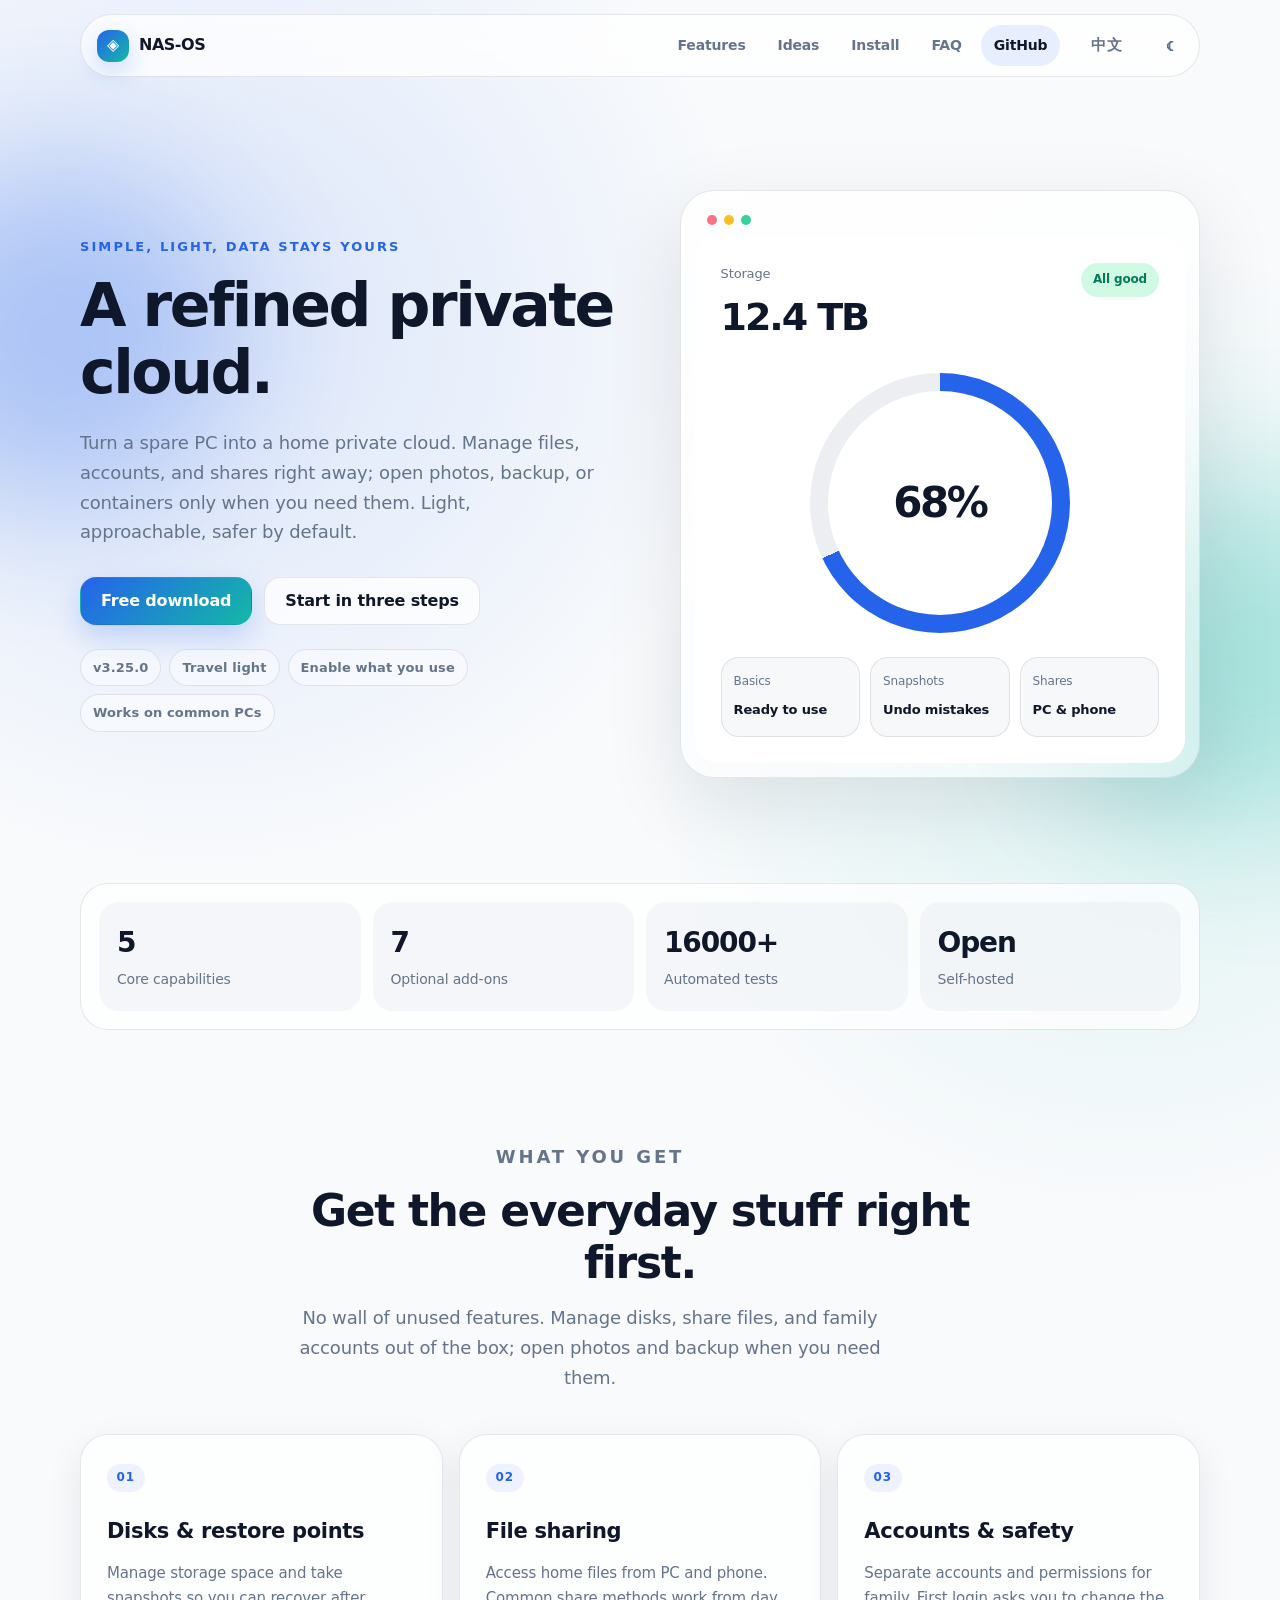
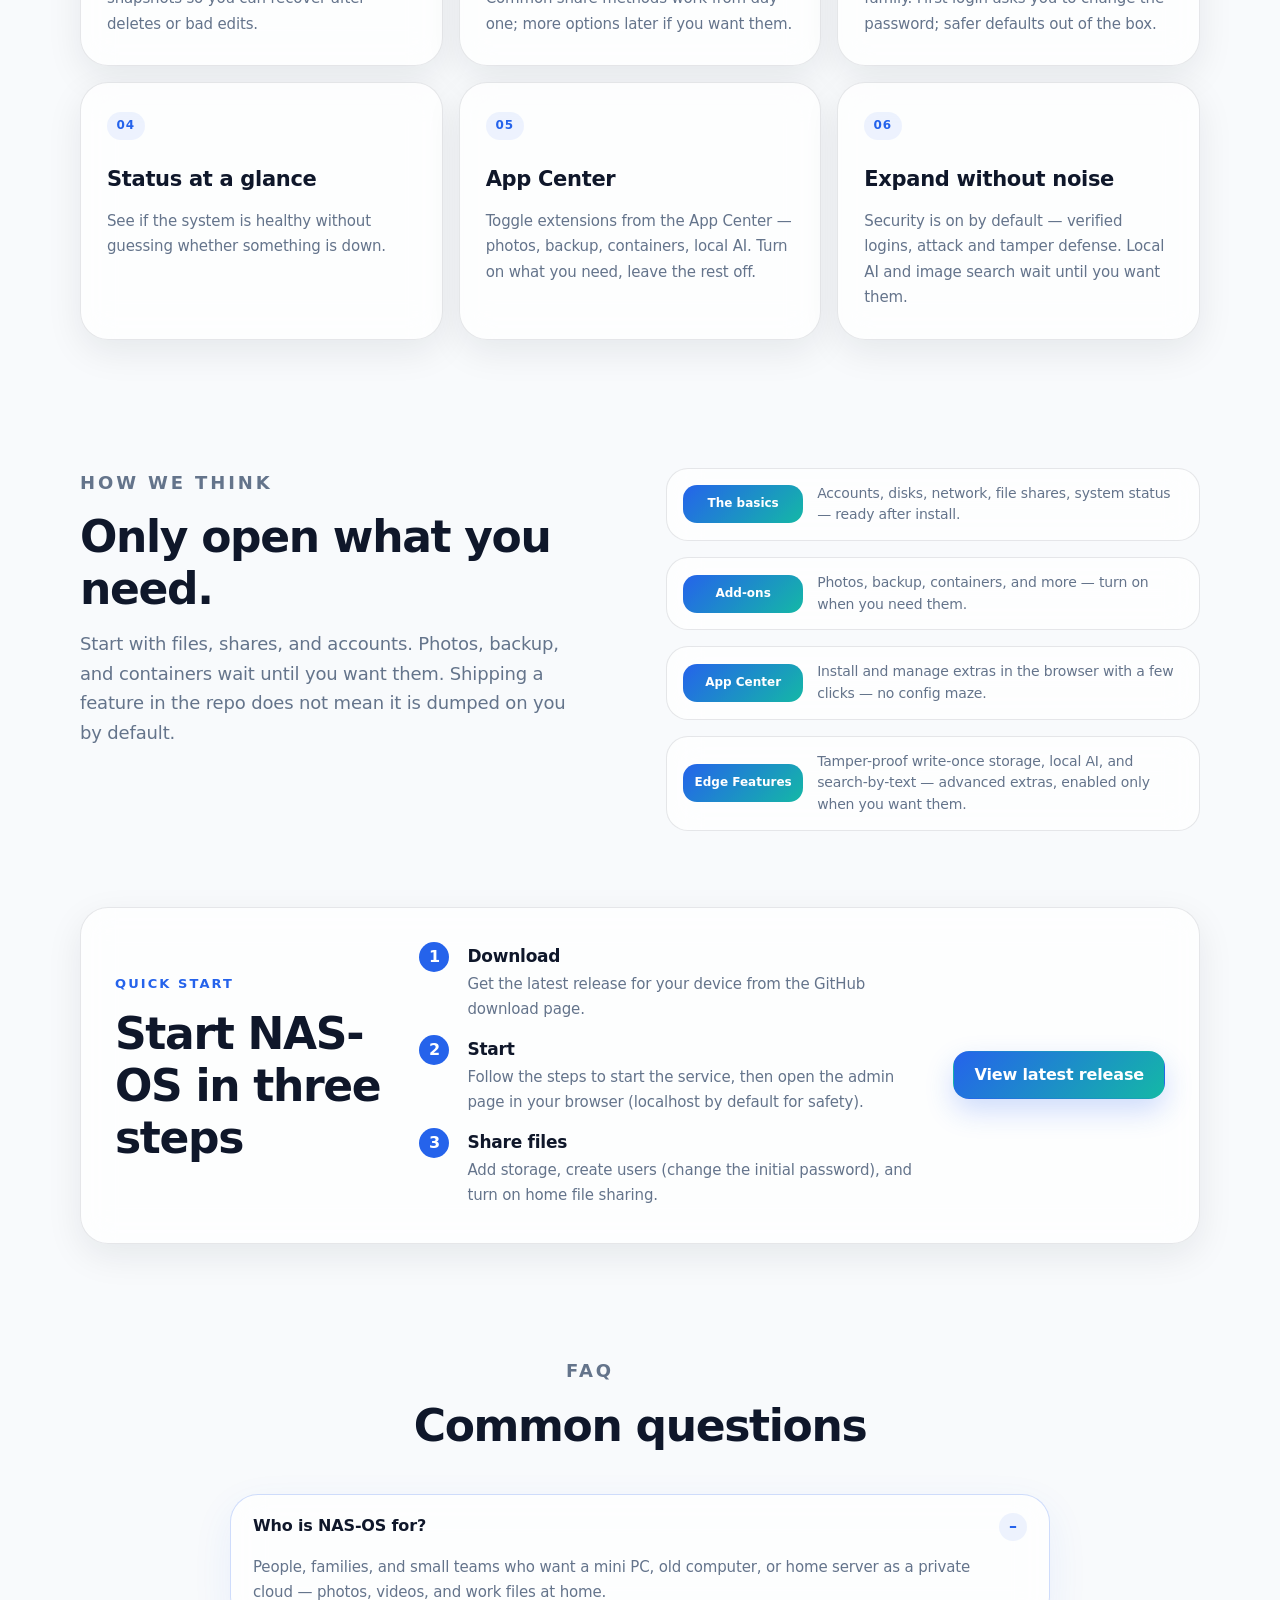
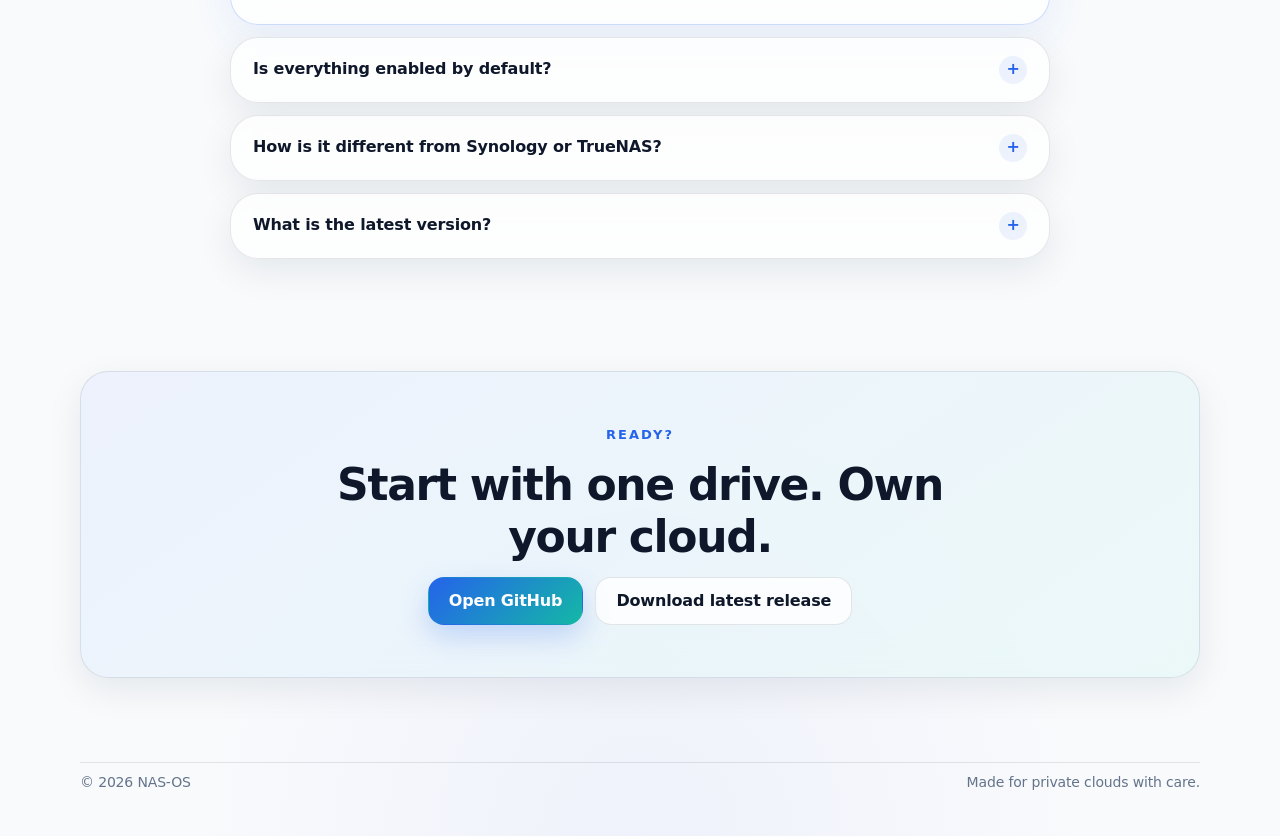
<file: index.html>
<!DOCTYPE html>
<html lang="zh-CN">
<head>
  <meta charset="UTF-8" />
  <meta name="viewport" content="width=device-width, initial-scale=1.0" />
  <meta name="theme-color" content="#0f172a" />
  <title>NAS-OS｜小而美的私有云系统</title>
  <meta name="description" content="NAS-OS v3.25.0：把闲置电脑变成家里的私有云。装好就能管文件、共享和账号；相册、备份、容器等需要时再开。开源、轻量、自己掌控。" />
  <meta property="og:title" content="NAS-OS｜小而美的私有云系统" />
  <meta property="og:description" content="v3.25.0 稳定版 — 开箱能用的家用私有云，功能按需开启。把闲置硬件变成可靠的家庭与团队存储。" />
  <meta property="og:type" content="website" />
  <link rel="canonical" href="https://nas-os.dev/" />
  <link rel="stylesheet" href="css/style.css" />
  <link rel="icon" href="favicon.svg" type="image/svg+xml" />
</head>
<body>
  <div class="ambient ambient-a"></div>
  <div class="ambient ambient-b"></div>

  <header class="site-header" data-elevated="false">
    <a class="brand" href="#top" aria-label="NAS-OS 首页" data-i18n-attr="aria-label:brandAria">
      <span class="brand-mark" aria-hidden="true">◈</span>
      <span>NAS-OS</span>
    </a>
    <nav class="nav" aria-label="主导航" data-i18n-attr="aria-label:navAria">
      <a href="#features" data-i18n="navFeatures">亮点</a>
      <a href="#architecture" data-i18n="navArch">理念</a>
      <a href="#install" data-i18n="navInstall">安装</a>
      <a href="#faq" data-i18n="navFaq">常见问题</a>
      <a class="nav-github" href="https://github.com/crazyqin/nas-os" target="_blank" rel="noreferrer">GitHub</a>
    </nav>
    <button class="lang-toggle" type="button" aria-label="切换语言" data-i18n-attr="aria-label:langAria" data-lang-toggle>EN</button>
    <button class="theme-toggle" type="button" aria-label="切换深浅色" data-i18n-attr="aria-label:themeAria" data-theme-toggle>☾</button>
  </header>

  <main id="top">
    <section class="hero section">
      <div class="hero-copy reveal">
        <p class="eyebrow" data-i18n="heroEyebrow">轻量、好用、数据在自己手里</p>
        <h1 data-i18n="heroTitle">把闲置电脑变成家里的云。</h1>
        <p class="hero-text" data-i18n="heroText">NAS-OS 帮你把旧电脑或迷你主机变成家里的私有云。装好就能管文件、管账号、和家人共享；相册、备份、容器等，需要时再开。开源免费，不臃肿，默认更注重安全。</p>
        <div class="hero-actions">
          <a class="button primary" href="https://github.com/crazyqin/nas-os/releases/latest" target="_blank" rel="noreferrer" data-i18n="download">免费下载</a>
          <a class="button secondary" href="#install" data-i18n="start">三步开始</a>
        </div>
        <div class="hero-notes" aria-label="产品特点" data-i18n-attr="aria-label:notesAria">
          <span data-i18n="noteGo">v3.25.0</span>
          <span data-i18n="noteCoreFirst">装好就能用</span>
          <span data-i18n="notePackages">用多少开多少</span>
          <span data-i18n="noteArch">家用电脑可装</span>
        </div>
      </div>

      <div class="device-card reveal" aria-label="NAS-OS 产品预览" data-i18n-attr="aria-label:previewAria">
        <div class="window-bar"><span></span><span></span><span></span></div>
        <div class="dashboard">
          <div class="dash-header">
            <div>
              <p data-i18n="dashStorage">存储</p>
              <strong>12.4 TB</strong>
            </div>
            <span class="status-pill" data-i18n="healthy">运行正常</span>
          </div>
          <div class="capacity-ring" aria-hidden="true"><span>68%</span></div>
          <div class="metric-grid">
            <div><small data-i18n="coreLabel">基础</small><b data-i18n="coreCount">开箱可用</b></div>
            <div><small data-i18n="snapshot">快照</small><b data-i18n="snapshotsCount">随时回退</b></div>
            <div><small data-i18n="shares">共享</small><b data-i18n="sharesStatus">电脑手机都能用</b></div>
          </div>
        </div>
      </div>
    </section>

    <section class="proof section reveal" aria-label="项目数据" data-i18n-attr="aria-label:proofAria">
      <div><strong>5</strong><span data-i18n="proofCore">基础能力</span></div>
      <div><strong>7</strong><span data-i18n="proofExt">可选扩展</span></div>
      <div><strong>16000+</strong><span data-i18n="proofEntry">自动化测试</span></div>
      <div><strong data-i18n="proofOpenLabel">开源</strong><span data-i18n="proofOpen">自己部署</span></div>
    </section>

    <section id="features" class="section">
      <div class="section-heading reveal">
        <p class="eyebrow" data-i18n="eyebrowFeatures">你能得到什么</p>
        <h2 data-i18n="featuresTitle">先把日常用得到的做好。</h2>
        <p data-i18n="featuresText">不堆一屏幕用不上的功能。装好就能管硬盘、共享文件、管理家人账号；相册、备份等需要时再打开。</p>
      </div>
      <div class="feature-grid">
        <article class="feature-card reveal"><span>01</span><h3 data-i18n="f1Title">硬盘与快照</h3><p data-i18n="f1Text">看清磁盘还剩多少空间；重要文件夹可做快照，误删、改错了还能找回。</p></article>
        <article class="feature-card reveal"><span>02</span><h3 data-i18n="f2Title">全家共享文件</h3><p data-i18n="f2Text">电脑和手机都能打开家里的文件。装好就能用常见共享方式，更多玩法以后再加。</p></article>
        <article class="feature-card reveal"><span>03</span><h3 data-i18n="f3Title">账号与权限</h3><p data-i18n="f3Text">给家人分开账号，谁能看、谁能改更清楚；第一次登录会提醒你改密码。</p></article>
        <article class="feature-card reveal"><span>04</span><h3 data-i18n="f4Title">一眼看懂状态</h3><p data-i18n="f4Text">系统是否正常，页面上一眼能看出来，不用猜「是不是又挂了」。</p></article>
        <article class="feature-card reveal"><span>05</span><h3 data-i18n="f5Title">应用中心</h3><p data-i18n="f5Text">应用中心里点几下就能开关扩展功能——相册、备份、容器、本地 AI，用到再开，不用的先别装。</p></article>
        <article class="feature-card reveal"><span>06</span><h3 data-i18n="f6Title">慢慢扩展就好</h3><p data-i18n="f6Text">安全默认就帮你做好：登录有验证、防攻击、防篡改；本地 AI、以文搜图这些进阶玩法，等你需要时再开。</p></article>
      </div>
    </section>

    <section id="architecture" class="section split">
      <div class="section-heading left reveal">
        <p class="eyebrow" data-i18n="eyebrowArch">产品理念</p>
        <h2 data-i18n="detailsTitle">用得到的再打开，不堆一堆用不上的。</h2>
        <p data-i18n="detailsText">先把文件、共享、账号做好；相册、备份、容器等你需要时再开。代码仓库里有的能力，不等于一安装就全塞给你。</p>
      </div>
      <div class="detail-list reveal">
        <div><b data-i18n="d1Key">基础能力</b><span data-i18n="d1Text">账号、硬盘、网络、文件共享、系统状态——装好就能用。</span></div>
        <div><b data-i18n="d2Key">可选功能</b><span data-i18n="d2Text">相册、备份、容器等，真有需要再打开。</span></div>
        <div><b data-i18n="d3Key">应用中心</b><span data-i18n="d3Text">网页里点几下就能开关扩展，不必去改一堆配置文件。</span></div>
        <div><b data-i18n="d4Key">差异化能力</b><span data-i18n="d4Text">「存了就改不了」的防篡改存储、本地 AI 服务、以文搜图——进阶能力，需要时再启用。</span></div>
      </div>
    </section>

    <section id="install" class="section install reveal">
      <div>
        <p class="eyebrow" data-i18n="eyebrowInstall">快速开始</p>
        <h2 data-i18n="installTitle">三步开始用 NAS-OS</h2>
      </div>
      <ol class="steps">
        <li><span>1</span><div><h3 data-i18n="s1Title">下载</h3><p data-i18n="s1Text">打开 GitHub 下载页，选择最新版本和你电脑匹配的安装包。</p></div></li>
        <li><span>2</span><div><h3 data-i18n="s2Title">启动</h3><p data-i18n="s2Text">按说明启动服务，用浏览器打开管理页面。默认只在本机访问，更安全；需要时再开放给局域网。</p></div></li>
        <li><span>3</span><div><h3 data-i18n="s3Title">共享文件</h3><p data-i18n="s3Text">添加硬盘、创建用户（请立刻改初始密码），打开家庭共享，手机电脑就能用了。</p></div></li>
      </ol>
      <a class="button primary" href="https://github.com/crazyqin/nas-os/releases/latest" target="_blank" rel="noreferrer" data-i18n="latest">查看最新版本</a>
    </section>

    <section id="faq" class="section faq">
      <div class="section-heading reveal">
        <p class="eyebrow" data-i18n="eyebrowFaq">常见问题</p>
        <h2 data-i18n="faqTitle">你可能想了解这些</h2>
      </div>
      <div class="faq-list">
        <details class="reveal" open><summary data-i18n="q1">NAS-OS 适合谁？</summary><p data-i18n="a1">想把迷你主机、旧电脑或家里服务器变成「私有云」的个人、家庭和小团队——照片、影片、工作资料放在自己家里，而不是只能放在别人的云盘。</p></details>
        <details class="reveal"><summary data-i18n="q2">默认会装很多功能吗？</summary><p data-i18n="a2">不会。默认只有最常用的：账号、存储、网络、文件共享和系统状态。相册、备份、容器等，想用时到应用中心打开即可。</p></details>
        <details class="reveal"><summary data-i18n="q3">和群晖、TrueNAS 有什么不同？</summary><p data-i18n="a3">NAS-OS 开源、可自己部署，更偏轻量和可控。功能默认不堆满，需要什么再加；适合喜欢简洁、愿意自己掌控数据的人。</p></details>
        <details class="reveal"><summary data-i18n="q4">最新版本是什么？</summary><p data-i18n="a4">当前稳定版本为 v3.25.0，最新已发布的安装包见 GitHub 下载页。</p></details>
      </div>
    </section>

    <section class="section cta reveal">
      <p class="eyebrow" data-i18n="eyebrowReady">准备好了吗？</p>
      <h2 data-i18n="ctaTitle">从一块硬盘开始，拥有自己的云。</h2>
      <div class="hero-actions">
        <a class="button primary" href="https://github.com/crazyqin/nas-os" target="_blank" rel="noreferrer" data-i18n="github">访问 GitHub</a>
        <a class="button secondary" href="https://github.com/crazyqin/nas-os/releases/latest" target="_blank" rel="noreferrer" data-i18n="release">下载最新版本</a>
      </div>
    </section>
  </main>

  <footer class="footer">
    <span>© 2026 NAS-OS</span>
    <span data-i18n="footerText">把数据留在自己家里。</span>
  </footer>

  <script src="js/main.js"></script>
</body>
</html>
</file>
<file: css/style.css>
:root {
  color-scheme: light;
  --bg: #f8fafc;
  --surface: rgba(255, 255, 255, 0.74);
  --surface-strong: #ffffff;
  --text: #0f172a;
  --muted: #64748b;
  --line: rgba(15, 23, 42, 0.10);
  --primary: #2563eb;
  --primary-strong: #1d4ed8;
  --accent: #14b8a6;
  --shadow: 0 24px 80px rgba(15, 23, 42, 0.10);
  --shadow-soft: 0 12px 36px rgba(15, 23, 42, 0.08);
  --radius: 28px;
}

[data-theme="dark"] {
  color-scheme: dark;
  --bg: #020617;
  --surface: rgba(15, 23, 42, 0.70);
  --surface-strong: #0f172a;
  --text: #e5edf8;
  --muted: #94a3b8;
  --line: rgba(226, 232, 240, 0.12);
  --primary: #60a5fa;
  --primary-strong: #93c5fd;
  --accent: #2dd4bf;
  --shadow: 0 24px 90px rgba(0, 0, 0, 0.38);
  --shadow-soft: 0 12px 40px rgba(0, 0, 0, 0.26);
}

* { box-sizing: border-box; }
html { scroll-behavior: smooth; scroll-padding-top: 104px; }
body {
  margin: 0;
  min-height: 100vh;
  font-family: "PingFang SC", "Hiragino Sans GB", "Microsoft YaHei UI", "Microsoft YaHei",
    Inter, ui-sans-serif, system-ui, -apple-system, BlinkMacSystemFont, "Segoe UI", sans-serif;
  color: var(--text);
  background:
    radial-gradient(circle at 16% 8%, rgba(37, 99, 235, 0.14), transparent 34rem),
    radial-gradient(circle at 88% 18%, rgba(20, 184, 166, 0.12), transparent 30rem),
    radial-gradient(circle at 50% 100%, rgba(99, 102, 241, 0.06), transparent 28rem),
    var(--bg);
  line-height: 1.65;
  overflow-x: hidden;
  -webkit-font-smoothing: antialiased;
  text-rendering: optimizeLegibility;
}

a { color: inherit; text-decoration: none; }
button, a { -webkit-tap-highlight-color: transparent; }

html[lang^="zh"] [lang="en"],
html[lang^="en"] [lang="zh-CN"] { display: none !important; }

html[lang^="en"] body { letter-spacing: -0.01em; }

.ambient {
  position: fixed;
  width: 22rem;
  height: 22rem;
  border-radius: 999px;
  filter: blur(70px);
  opacity: 0.28;
  pointer-events: none;
  z-index: -1;
}
.ambient-a { left: -8rem; top: 10rem; background: var(--primary); }
.ambient-b { right: -9rem; top: 30rem; background: var(--accent); }

.site-header {
  position: sticky;
  top: 14px;
  z-index: 20;
  width: min(1120px, calc(100% - 32px));
  margin: 14px auto 0;
  padding: 10px 12px 10px 16px;
  display: flex;
  align-items: center;
  gap: 18px;
  border: 1px solid var(--line);
  border-radius: 999px;
  background: var(--surface);
  backdrop-filter: blur(18px);
  -webkit-backdrop-filter: blur(18px);
  transition: box-shadow .25s ease, transform .25s ease, background .25s ease;
}
.site-header[data-elevated="true"] { box-shadow: var(--shadow-soft); transform: translateY(2px); }
.brand { display: inline-flex; align-items: center; gap: 10px; font-weight: 800; letter-spacing: -0.03em; }
.brand-mark {
  display: grid;
  place-items: center;
  width: 32px;
  height: 32px;
  border-radius: 12px;
  color: #fff;
  background: linear-gradient(135deg, var(--primary), var(--accent));
  box-shadow: 0 10px 24px rgba(37, 99, 235, .22);
}
.nav { margin-left: auto; display: flex; align-items: center; gap: 6px; }
.nav a, .theme-toggle, .lang-toggle {
  padding: 9px 13px;
  border-radius: 999px;
  color: var(--muted);
  font-weight: 650;
  font-size: 14px;
  transition: background .2s ease, color .2s ease, transform .2s ease;
}
.nav a:hover, .theme-toggle:hover, .lang-toggle:hover { color: var(--text); background: rgba(148, 163, 184, .13); }
.nav-github { color: var(--text) !important; background: rgba(37, 99, 235, .10); }
.theme-toggle, .lang-toggle { border: 0; background: transparent; cursor: pointer; font-size: 15px; }
.lang-toggle { min-width: 2.6em; font-weight: 750; letter-spacing: 0.02em; }

/* 中文 eyebrow 不做全大写间距，避免「核心亮点」显得生硬 */
html[lang^="zh"] .eyebrow {
  letter-spacing: 0.08em;
  text-transform: none;
}

.section { width: min(1120px, calc(100% - 32px)); margin: 0 auto; scroll-margin-top: 104px; }
.hero {
  min-height: calc(100vh - 94px);
  display: grid;
  grid-template-columns: 1.02fr .98fr;
  align-items: center;
  gap: 58px;
  padding: 80px 0 72px;
}
.eyebrow {
  margin: 0 0 14px;
  color: var(--primary);
  font-size: 13px;
  font-weight: 800;
  letter-spacing: .16em;
  text-transform: uppercase;
}
h1, h2, h3, p { margin-top: 0; }
h1 { font-size: clamp(36px, 5.6vw, 60px); line-height: 1.12; letter-spacing: -0.04em; margin-bottom: 22px; max-width: 12em; font-weight: 800; }
h2 { font-size: clamp(28px, 3.8vw, 44px); line-height: 1.18; letter-spacing: -0.03em; margin-bottom: 14px; font-weight: 800; }
h3 { letter-spacing: -0.015em; font-weight: 750; }
/* 中文标题略放宽字距，避免挤成一团 */
html[lang^="zh"] h1 { letter-spacing: -0.02em; line-height: 1.22; }
html[lang^="zh"] h2 { letter-spacing: -0.015em; line-height: 1.28; }
html[lang^="zh"] .hero-text { line-height: 1.75; }
.hero-text, .section-heading p { color: var(--muted); font-size: 18px; max-width: 620px; }
.hero-text { max-width: 520px; }
.hero-actions { display: flex; flex-wrap: wrap; gap: 12px; margin-top: 30px; }
.button {
  display: inline-flex;
  align-items: center;
  justify-content: center;
  min-height: 48px;
  padding: 0 20px;
  border-radius: 16px;
  font-weight: 800;
  border: 1px solid var(--line);
  transition: transform .22s ease, box-shadow .22s ease, background .22s ease;
}
.button:hover { transform: translateY(-2px); box-shadow: var(--shadow-soft); }
.button:focus-visible,
.nav a:focus-visible,
.theme-toggle:focus-visible,
.lang-toggle:focus-visible,
summary:focus-visible {
  outline: 2px solid var(--primary);
  outline-offset: 3px;
}
.button.primary {
  color: #fff;
  border-color: transparent;
  background: linear-gradient(135deg, var(--primary), var(--accent));
  box-shadow: 0 12px 28px rgba(37, 99, 235, 0.22);
}
.button.primary:hover { box-shadow: 0 16px 36px rgba(37, 99, 235, 0.28); }
.button.secondary { background: var(--surface); }
.hero-notes { display: flex; flex-wrap: wrap; gap: 8px; margin-top: 24px; color: var(--muted); font-size: 13px; }
.hero-notes span {
  padding: 7px 12px;
  border: 1px solid var(--line);
  border-radius: 999px;
  background: rgba(255,255,255,.42);
  font-weight: 650;
  letter-spacing: 0.01em;
}
[data-theme="dark"] .hero-notes span { background: rgba(15,23,42,.52); }

.device-card {
  position: relative;
  padding: 14px;
  border: 1px solid var(--line);
  border-radius: 34px;
  background: linear-gradient(145deg, rgba(255,255,255,.86), rgba(255,255,255,.44));
  box-shadow: var(--shadow);
  transform: rotate(1deg);
}
[data-theme="dark"] .device-card { background: linear-gradient(145deg, rgba(30,41,59,.82), rgba(15,23,42,.55)); }
.window-bar { display: flex; gap: 7px; padding: 10px 12px 12px; }
.window-bar span { width: 10px; height: 10px; border-radius: 50%; background: #cbd5e1; }
.window-bar span:nth-child(1) { background: #fb7185; }
.window-bar span:nth-child(2) { background: #fbbf24; }
.window-bar span:nth-child(3) { background: #34d399; }
.dashboard { padding: 26px; border-radius: 24px; background: var(--surface-strong); }
.dash-header { display: flex; justify-content: space-between; align-items: flex-start; gap: 18px; }
.dash-header p { color: var(--muted); font-size: 13px; margin-bottom: 2px; }
.dash-header strong { font-size: 38px; letter-spacing: -0.055em; }
.status-pill { color: #047857; background: #d1fae5; border-radius: 999px; padding: 7px 12px; font-weight: 800; font-size: 12px; white-space: nowrap; }
[data-theme="dark"] .status-pill { color: #6ee7b7; background: rgba(6, 78, 59, 0.55); border: 1px solid rgba(52, 211, 153, 0.25); }
.capacity-ring {
  width: min(260px, 74vw);
  aspect-ratio: 1;
  margin: 24px auto;
  display: grid;
  place-items: center;
  border-radius: 50%;
  background: conic-gradient(var(--primary) 0 68%, rgba(148,163,184,.18) 68% 100%);
  position: relative;
}
.capacity-ring::after { content: ""; position: absolute; inset: 18px; border-radius: inherit; background: var(--surface-strong); }
.capacity-ring span { position: relative; z-index: 1; font-size: 42px; font-weight: 900; letter-spacing: -0.06em; }
.metric-grid { display: grid; grid-template-columns: repeat(3, 1fr); gap: 10px; }
.metric-grid div { padding: 14px 12px; border: 1px solid var(--line); border-radius: 18px; background: rgba(148,163,184,.08); }
.metric-grid small { display: block; color: var(--muted); margin-bottom: 4px; font-size: 12px; }
.metric-grid b { font-size: 13px; font-weight: 750; line-height: 1.35; word-break: keep-all; }
html[lang^="zh"] .metric-grid b { font-size: 12.5px; letter-spacing: 0.01em; }

.proof { display: grid; grid-template-columns: repeat(4, 1fr); gap: 12px; padding: 18px; border: 1px solid var(--line); border-radius: var(--radius); background: var(--surface); backdrop-filter: blur(16px); }
.proof div { padding: 18px; border-radius: 20px; background: rgba(148,163,184,.09); }
.proof strong { display: block; font-size: 28px; letter-spacing: -0.04em; }
.proof span { color: var(--muted); font-size: 14px; }

#features, .install, .faq, .cta { padding-top: 112px; }
.split { padding-top: 128px; padding-bottom: 42px; }
.section-heading { text-align: center; margin: 0 auto 42px; max-width: 720px; }
.section-heading.left { text-align: left; margin: 0; }
.feature-grid { display: grid; grid-template-columns: repeat(3, 1fr); gap: 16px; }
.feature-card, .detail-list div, .install, details, .cta {
  border: 1px solid var(--line);
  background: var(--surface);
  backdrop-filter: blur(16px);
  border-radius: var(--radius);
  box-shadow: var(--shadow-soft);
}
.feature-card {
  padding: 28px 26px;
  min-height: 214px;
  transition: transform .24s ease, border-color .24s ease, box-shadow .24s ease;
}
.feature-card:hover {
  transform: translateY(-4px);
  border-color: rgba(37, 99, 235, 0.28);
  box-shadow: 0 18px 48px rgba(37, 99, 235, 0.10);
}
.feature-card span {
  display: inline-flex;
  align-items: center;
  justify-content: center;
  min-width: 2.4em;
  padding: 4px 10px;
  border-radius: 999px;
  color: var(--primary);
  font-weight: 900;
  font-size: 12px;
  letter-spacing: .08em;
  background: rgba(37, 99, 235, 0.08);
}
[data-theme="dark"] .feature-card span { background: rgba(96, 165, 250, 0.12); }
.feature-card h3 { margin: 22px 0 12px; font-size: 21px; }
.feature-card p, .detail-list span, .steps p, details p { color: var(--muted); margin-bottom: 0; font-size: 15px; line-height: 1.7; }

.split { display: grid; grid-template-columns: .86fr .9fr; gap: 76px; align-items: start; }
.detail-list { display: grid; gap: 16px; margin-bottom: 34px; }
.detail-list div {
  display: grid;
  /* 固定四字标签列，保证四行对齐统一 */
  grid-template-columns: 5.5em 1fr;
  gap: 14px;
  align-items: center;
  padding: 14px 16px;
  border-radius: 22px;
  box-shadow: none;
  transition: border-color .2s ease, transform .2s ease;
}
.detail-list div:hover {
  border-color: rgba(37, 99, 235, 0.22);
  transform: translateX(2px);
}
.detail-list b {
  display: inline-flex;
  align-items: center;
  justify-content: center;
  width: 100%;
  height: 38px;
  padding: 0 8px;
  border-radius: 14px;
  color: #fff;
  background: linear-gradient(135deg, var(--primary), var(--accent));
  font-size: 13px;
  font-weight: 800;
  letter-spacing: 0.04em;
  white-space: nowrap;
  box-sizing: border-box;
}
html[lang^="en"] .detail-list div {
  grid-template-columns: 7.5em 1fr;
}
html[lang^="en"] .detail-list b {
  font-size: 12px;
  letter-spacing: 0;
}
.detail-list span { font-size: 14px; line-height: 1.55; }

.install { padding: 34px; display: grid; grid-template-columns: .55fr 1fr auto; gap: 24px; align-items: center; }
.steps { margin: 0; padding: 0; display: grid; gap: 12px; list-style: none; }
.steps li { display: grid; grid-template-columns: 36px 1fr; gap: 12px; }
.steps span { display: grid; place-items: center; width: 30px; height: 30px; border-radius: 50%; color: #fff; background: var(--primary); font-weight: 900; }
.steps h3 { margin-bottom: 2px; font-size: 17px; }

.faq-list { display: grid; gap: 12px; max-width: 820px; margin: 0 auto; }
details {
  padding: 18px 22px;
  transition: border-color .2s ease, box-shadow .2s ease;
}
details[open] {
  border-color: rgba(37, 99, 235, 0.22);
  box-shadow: 0 14px 40px rgba(37, 99, 235, 0.08);
}
summary {
  cursor: pointer;
  font-weight: 800;
  letter-spacing: -0.01em;
  list-style: none;
  display: flex;
  align-items: center;
  justify-content: space-between;
  gap: 12px;
}
summary::-webkit-details-marker { display: none; }
summary::after {
  content: "+";
  flex-shrink: 0;
  width: 28px;
  height: 28px;
  display: grid;
  place-items: center;
  border-radius: 50%;
  font-weight: 700;
  color: var(--primary);
  background: rgba(37, 99, 235, 0.08);
  transition: transform .2s ease;
}
details[open] summary::after { content: "–"; }
details p { padding-top: 14px; padding-right: 36px; }
.cta {
  margin-top: 112px;
  margin-bottom: 84px;
  padding: 52px 46px;
  text-align: center;
  background:
    linear-gradient(145deg, rgba(37, 99, 235, 0.08), rgba(20, 184, 166, 0.08)),
    var(--surface);
}
.cta h2 { max-width: 16em; margin-left: auto; margin-right: auto; }
.cta .hero-actions { justify-content: center; margin-top: 8px; }
.footer {
  width: min(1120px, calc(100% - 32px));
  margin: 0 auto;
  padding: 8px 0 42px;
  display: flex;
  justify-content: space-between;
  gap: 16px;
  color: var(--muted);
  font-size: 14px;
  border-top: 1px solid var(--line);
}

.js .reveal { opacity: 0; transform: translateY(18px); transition: opacity .6s ease, transform .6s ease; }
.js .reveal.visible { opacity: 1; transform: translateY(0); }

@media (max-width: 860px) {
  .site-header { top: 8px; width: calc(100% - 20px); }
  html { scroll-padding-top: 92px; }
  .section { scroll-margin-top: 92px; }
  .nav a:not(.nav-github) { display: none; }
  .hero, .split, .install { grid-template-columns: 1fr; }
  .hero { min-height: auto; padding-top: 64px; gap: 38px; }
  h1 { max-width: 100%; }
  .split { gap: 28px; padding-bottom: 24px; }
  .device-card { transform: none; }
  .proof, .feature-grid { grid-template-columns: repeat(2, 1fr); }
  .install { align-items: stretch; }
}

@media (max-width: 560px) {
  .brand { font-size: 15px; }
  .nav-github, .theme-toggle { padding: 8px 10px; }
  .hero-actions { width: 100%; }
  .button { width: 100%; }
  .proof, .feature-grid, .metric-grid { grid-template-columns: 1fr; }
  .dashboard { padding: 18px; }
  .dash-header strong { font-size: 31px; }
  .footer { flex-direction: column; }
}

@media (prefers-reduced-motion: reduce) {
  *, *::before, *::after { scroll-behavior: auto !important; transition: none !important; animation: none !important; }
  .reveal { opacity: 1; transform: none; }
}
</file>
